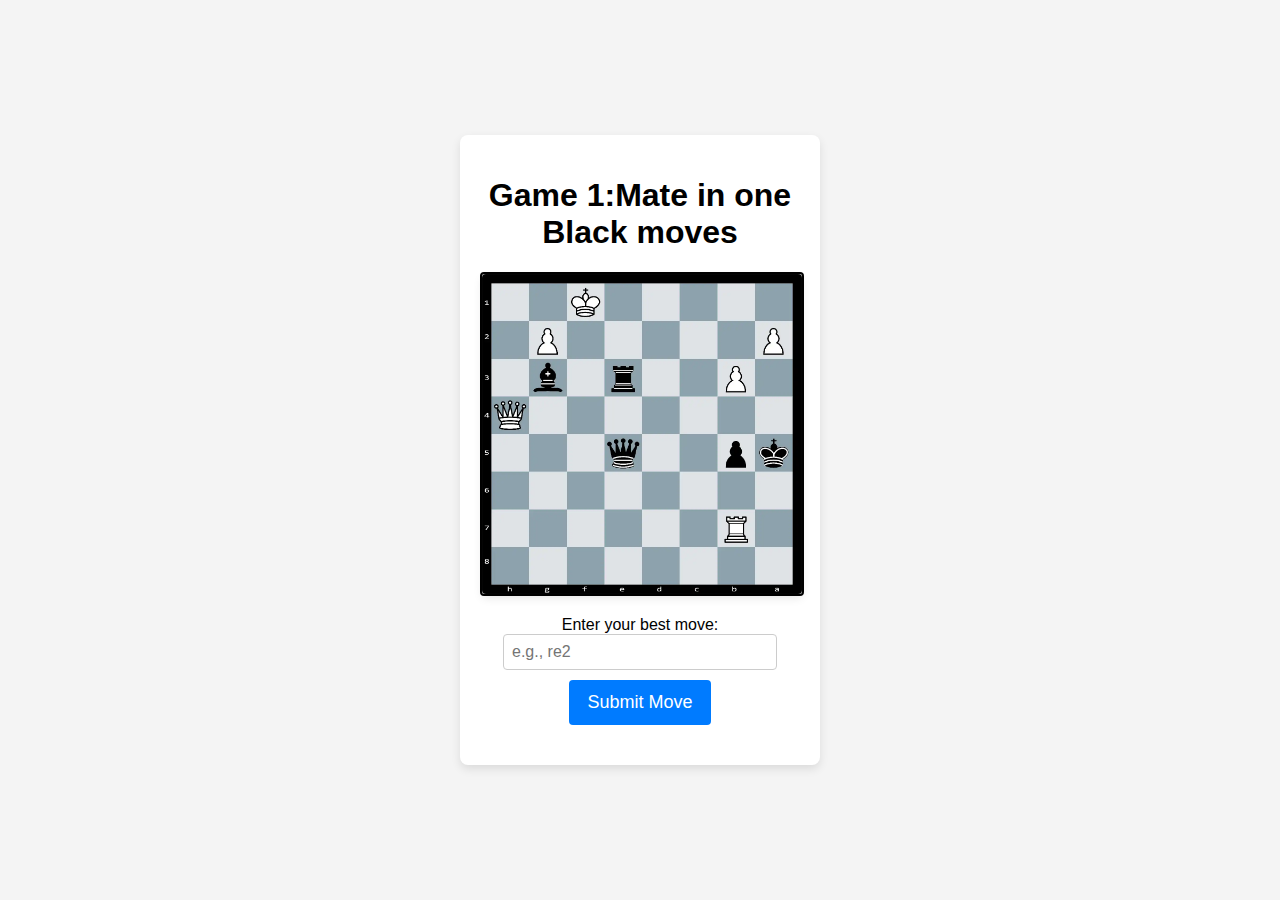
<file: index.html>
<!DOCTYPE html>
<html lang="en">
<head>
    <meta charset="UTF-8">
    <meta name="viewport" content="width=device-width, initial-scale=1.0">
    <title>Chess Move Game</title>
    <link rel="stylesheet" href="styles.css">
</head>
<body>
    <div id="container">
        <h1>Game 1:Mate in one
            Black moves</h1>
        <div id="chess-board">
            <!-- You can use an image or dynamically generate the board here -->
            <img src="chess.png" id = "chess-image">
        </div>
        <div id="input-section">
            <label for="move-input">Enter your best move:</label>
            <input type="text" id="move-input" placeholder="e.g., re2">
            <button id="submit-move">Submit Move</button>
        </div>
        <div id="message"></div>
    </div>
    <script src="script.js"></script>
</body>
</html>
</file>
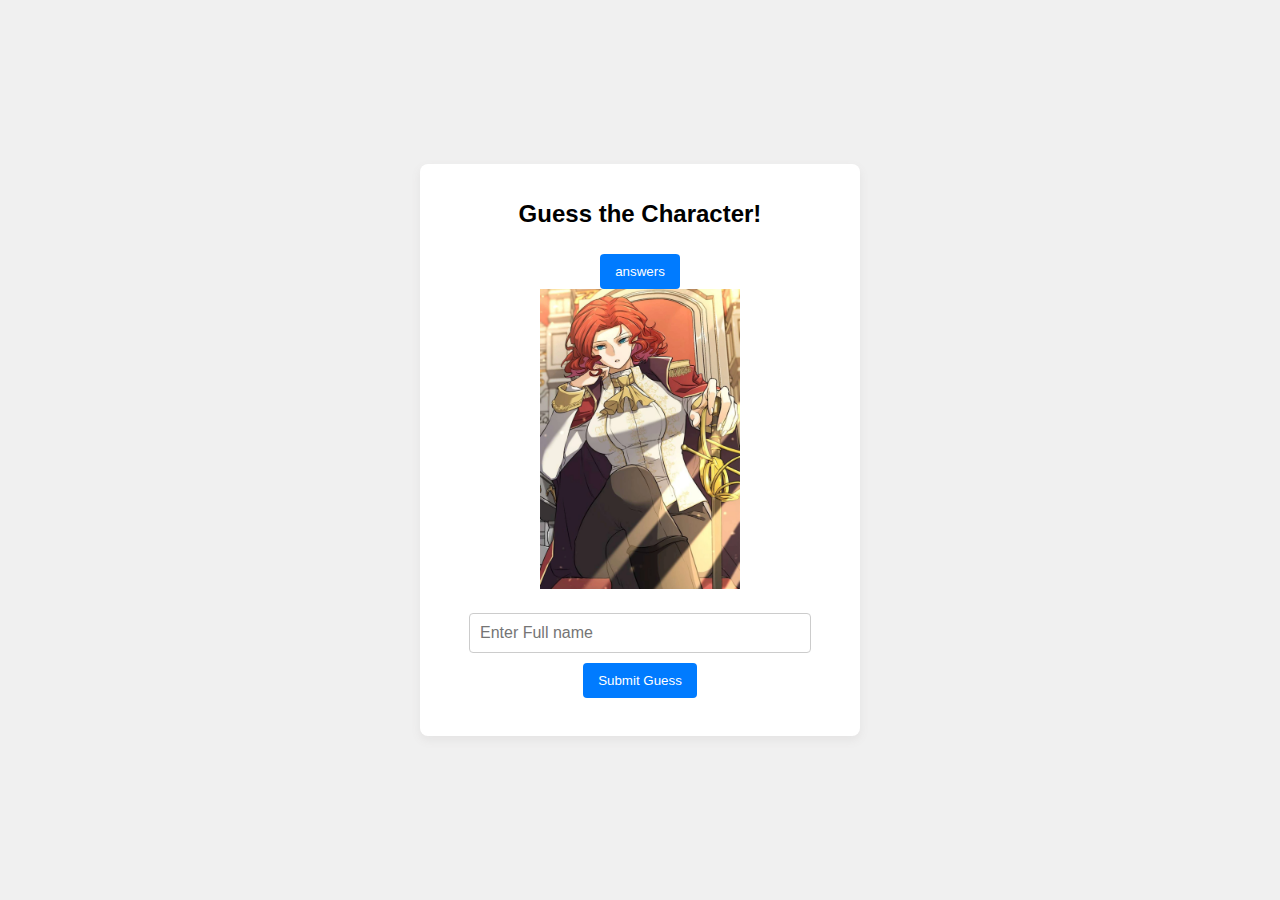
<file: stage2.html>
<!DOCTYPE html>
<html lang="en">
<head>
    <meta charset="UTF-8">
    <meta name="viewport" content="width=device-width, initial-scale=1.0">
    <title>Guess the Character Game</title>
    <link rel="stylesheet" href="styles2.css">
</head>
<body>
    <div id="game-container">
        
        <h1>Guess the Character!</h1>
        <button onclick="answers()">answers</button>
        <div id="character-image-container">
            <img src="" id="character-image" alt="Character Image">
        </div>
        <input type="text" id="guess-input" placeholder="Enter Full name">
        <button id="submit-guess">Submit Guess</button>
        <p id="feedback"></p>
        <button id="next-character" style="display: none;">Next Character</button>
    </div>
    <script src="script2.js"></script>
</body>
</html>
</file>
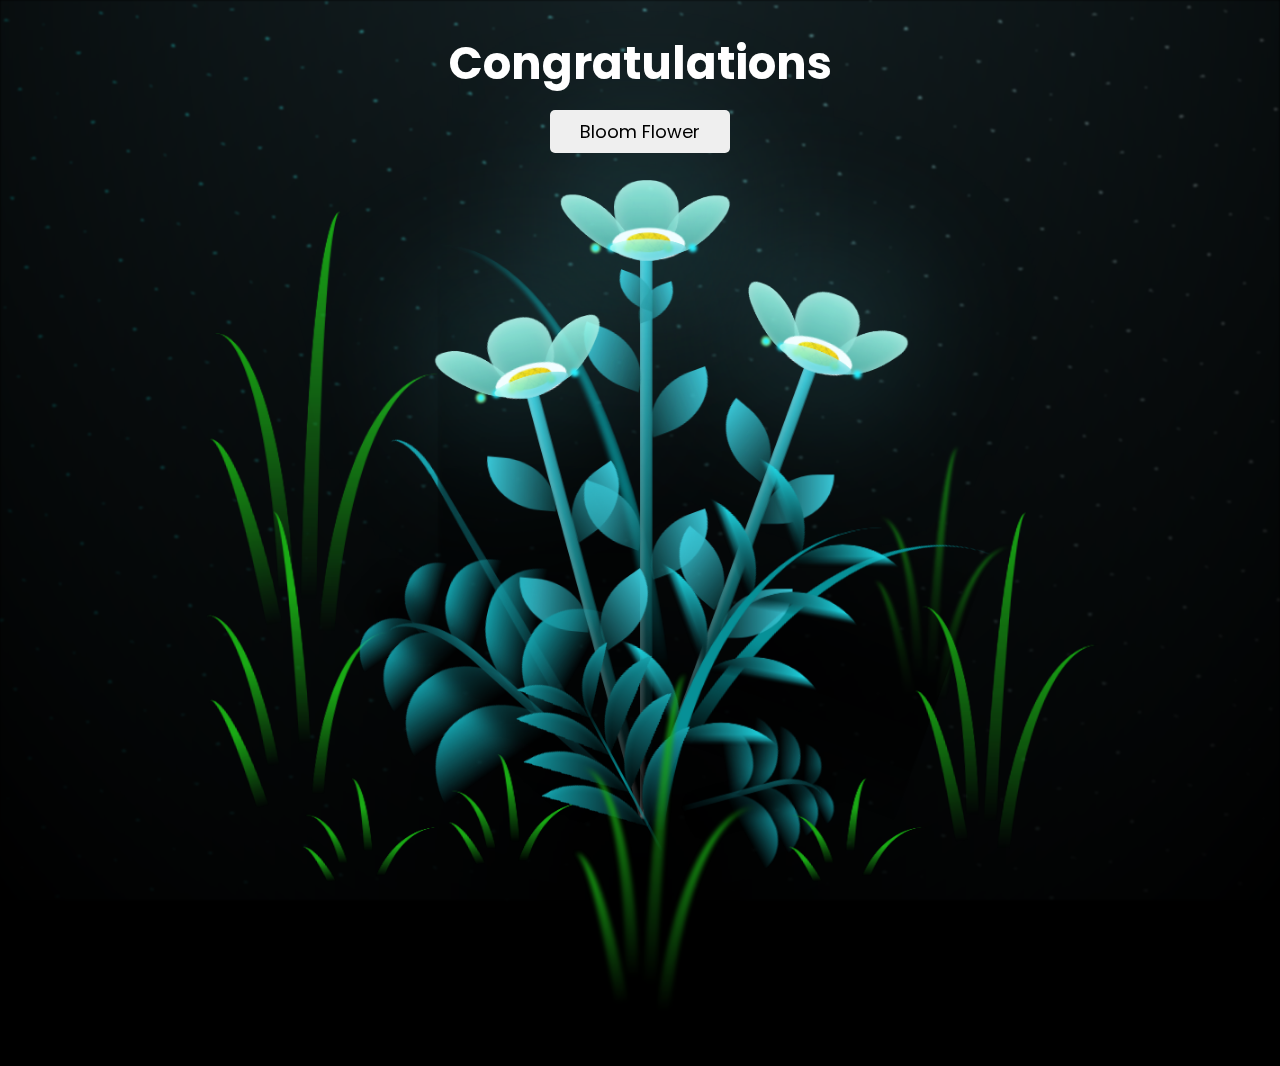
<file: stage3.html>
<!DOCTYPE html>
<html lang="en">
  <head>
    <meta charset="UTF-8" />
    <meta name="viewport" content="width=device-width, initial-scale=1.0" />
    <title>Animated Blooming Flower</title>

    <style>
      @import url('https://fonts.googleapis.com/css2?family=Poppins:wght@500&display=swap');

      *,
      *::after,
      *::before {
        padding: 0;
        margin: 0;
        box-sizing: border-box;
      }

      :root {
        --dark-color: #000;
      }

      body {
        display: flex;
        align-items: flex-end;
        justify-content: center;
        min-height: 100vh;
        background-color: var(--dark-color);
        overflow: hidden;
        perspective: 1000px;
      }
      
      .title {
        position: absolute;
        top: 30px;
        font-size: 45px;
        color: white;
        z-index: 999;
        font-family: 'Poppins', sans-serif;
      }
      
      .reloadBtn {
        position: absolute;
        top: 110px;
        z-index: 999;
        padding: 8px 30px;
        font-size: 18px;
        font-family: 'Poppins', sans-serif;
        border-radius: 5px;
        border: none;
        cursor: pointer;
      }

      .reloadBtn:hover {
        background-color: #eaeaea;
      }
      
      .night {
        position: fixed;
        left: 50%;
        top: 0;
        transform: translateX(-50%);
        width: 100%;
        height: 100%;
        filter: blur(0.1vmin);
        background-image: radial-gradient(
            ellipse at top,
            transparent 0%,
            var(--dark-color)
          ),
          radial-gradient(
            ellipse at bottom,
            var(--dark-color),
            rgba(145, 233, 255, 0.2)
          ),
          repeating-linear-gradient(
            220deg,
            black 0px,
            black 19px,
            transparent 19px,
            transparent 22px
          ),
          repeating-linear-gradient(
            189deg,
            black 0px,
            black 19px,
            transparent 19px,
            transparent 22px
          ),
          repeating-linear-gradient(
            148deg,
            black 0px,
            black 19px,
            transparent 19px,
            transparent 22px
          ),
          linear-gradient(90deg, #00fffa, #f0f0f0);
      }

      .flowers {
        position: relative;
        transform: scale(0.9);
      }

      .flower {
        position: absolute;
        bottom: 10vmin;
        transform-origin: bottom center;
        z-index: 10;
        --fl-speed: 0.8s;
      }
      .flower--1 {
        animation: moving-flower-1 4s linear infinite;
      }
      .flower--1 .flower__line {
        height: 70vmin;
        animation-delay: 0.3s;
      }
      .flower--1 .flower__line__leaf--1 {
        animation: blooming-leaf-right var(--fl-speed) 1.6s backwards;
      }
      .flower--1 .flower__line__leaf--2 {
        animation: blooming-leaf-right var(--fl-speed) 1.4s backwards;
      }
      .flower--1 .flower__line__leaf--3 {
        animation: blooming-leaf-left var(--fl-speed) 1.2s backwards;
      }
      .flower--1 .flower__line__leaf--4 {
        animation: blooming-leaf-left var(--fl-speed) 1s backwards;
      }
      .flower--1 .flower__line__leaf--5 {
        animation: blooming-leaf-right var(--fl-speed) 1.8s backwards;
      }
      .flower--1 .flower__line__leaf--6 {
        animation: blooming-leaf-left var(--fl-speed) 2s backwards;
      }
      .flower--2 {
        left: 50%;
        transform: rotate(20deg);
        animation: moving-flower-2 4s linear infinite;
      }
      .flower--2 .flower__line {
        height: 60vmin;
        animation-delay: 0.6s;
      }
      .flower--2 .flower__line__leaf--1 {
        animation: blooming-leaf-right var(--fl-speed) 1.9s backwards;
      }
      .flower--2 .flower__line__leaf--2 {
        animation: blooming-leaf-right var(--fl-speed) 1.7s backwards;
      }
      .flower--2 .flower__line__leaf--3 {
        animation: blooming-leaf-left var(--fl-speed) 1.5s backwards;
      }
      .flower--2 .flower__line__leaf--4 {
        animation: blooming-leaf-left var(--fl-speed) 1.3s backwards;
      }
      .flower--3 {
        left: 50%;
        transform: rotate(-15deg);
        animation: moving-flower-3 4s linear infinite;
      }
      .flower--3 .flower__line {
        animation-delay: 0.9s;
      }
      .flower--3 .flower__line__leaf--1 {
        animation: blooming-leaf-right var(--fl-speed) 2.5s backwards;
      }
      .flower--3 .flower__line__leaf--2 {
        animation: blooming-leaf-right var(--fl-speed) 2.3s backwards;
      }
      .flower--3 .flower__line__leaf--3 {
        animation: blooming-leaf-left var(--fl-speed) 2.1s backwards;
      }
      .flower--3 .flower__line__leaf--4 {
        animation: blooming-leaf-left var(--fl-speed) 1.9s backwards;
      }
      .flower__leafs {
        position: relative;
        animation: blooming-flower 2s backwards;
      }
      .flower__leafs--1 {
        animation-delay: 1.1s;
      }
      .flower__leafs--2 {
        animation-delay: 1.4s;
      }
      .flower__leafs--3 {
        animation-delay: 1.7s;
      }
      .flower__leafs::after {
        content: "";
        position: absolute;
        left: 0;
        top: 0;
        transform: translate(-50%, -100%);
        width: 8vmin;
        height: 8vmin;
        background-color: #6bf0ff;
        filter: blur(10vmin);
      }
      .flower__leaf {
        position: absolute;
        bottom: 0;
        left: 50%;
        width: 8vmin;
        height: 11vmin;
        border-radius: 51% 49% 47% 53%/44% 45% 55% 69%;
        background-color: #a7ffee;
        background-image: linear-gradient(to top, #54b8aa, #a7ffee);
        transform-origin: bottom center;
        opacity: 0.9;
        box-shadow: inset 0 0 2vmin rgba(255, 255, 255, 0.5);
      }
      .flower__leaf--1 {
        transform: translate(-10%, 1%) rotateY(40deg) rotateX(-50deg);
      }
      .flower__leaf--2 {
        transform: translate(-50%, -4%) rotateX(40deg);
      }
      .flower__leaf--3 {
        transform: translate(-90%, 0%) rotateY(45deg) rotateX(50deg);
      }
      .flower__leaf--4 {
        width: 8vmin;
        height: 8vmin;
        transform-origin: bottom left;
        border-radius: 4vmin 10vmin 4vmin 4vmin;
        transform: translate(0%, 18%) rotateX(70deg) rotate(-43deg);
        background-image: linear-gradient(to top, #39c6d6, #a7ffee);
        z-index: 1;
        opacity: 0.8;
      }
      .flower__white-circle {
        position: absolute;
        left: -3.5vmin;
        top: -3vmin;
        width: 9vmin;
        height: 4vmin;
        border-radius: 50%;
        background-color: #fff;
      }
      .flower__white-circle::after {
        content: "";
        position: absolute;
        left: 50%;
        top: 45%;
        transform: translate(-50%, -50%);
        width: 60%;
        height: 60%;
        border-radius: inherit;
        background-image: repeating-linear-gradient(
            135deg,
            rgba(0, 0, 0, 0.03) 0px,
            rgba(0, 0, 0, 0.03) 1px,
            transparent 1px,
            transparent 12px
          ),
          repeating-linear-gradient(
            45deg,
            rgba(0, 0, 0, 0.03) 0px,
            rgba(0, 0, 0, 0.03) 1px,
            transparent 1px,
            transparent 12px
          ),
          repeating-linear-gradient(
            67.5deg,
            rgba(0, 0, 0, 0.03) 0px,
            rgba(0, 0, 0, 0.03) 1px,
            transparent 1px,
            transparent 12px
          ),
          repeating-linear-gradient(
            135deg,
            rgba(0, 0, 0, 0.03) 0px,
            rgba(0, 0, 0, 0.03) 1px,
            transparent 1px,
            transparent 12px
          ),
          repeating-linear-gradient(
            45deg,
            rgba(0, 0, 0, 0.03) 0px,
            rgba(0, 0, 0, 0.03) 1px,
            transparent 1px,
            transparent 12px
          ),
          repeating-linear-gradient(
            112.5deg,
            rgba(0, 0, 0, 0.03) 0px,
            rgba(0, 0, 0, 0.03) 1px,
            transparent 1px,
            transparent 12px
          ),
          repeating-linear-gradient(
            112.5deg,
            rgba(0, 0, 0, 0.03) 0px,
            rgba(0, 0, 0, 0.03) 1px,
            transparent 1px,
            transparent 12px
          ),
          repeating-linear-gradient(
            45deg,
            rgba(0, 0, 0, 0.03) 0px,
            rgba(0, 0, 0, 0.03) 1px,
            transparent 1px,
            transparent 12px
          ),
          repeating-linear-gradient(
            22.5deg,
            rgba(0, 0, 0, 0.03) 0px,
            rgba(0, 0, 0, 0.03) 1px,
            transparent 1px,
            transparent 12px
          ),
          repeating-linear-gradient(
            45deg,
            rgba(0, 0, 0, 0.03) 0px,
            rgba(0, 0, 0, 0.03) 1px,
            transparent 1px,
            transparent 12px
          ),
          repeating-linear-gradient(
            22.5deg,
            rgba(0, 0, 0, 0.03) 0px,
            rgba(0, 0, 0, 0.03) 1px,
            transparent 1px,
            transparent 12px
          ),
          repeating-linear-gradient(
            135deg,
            rgba(0, 0, 0, 0.03) 0px,
            rgba(0, 0, 0, 0.03) 1px,
            transparent 1px,
            transparent 12px
          ),
          repeating-linear-gradient(
            157.5deg,
            rgba(0, 0, 0, 0.03) 0px,
            rgba(0, 0, 0, 0.03) 1px,
            transparent 1px,
            transparent 12px
          ),
          repeating-linear-gradient(
            67.5deg,
            rgba(0, 0, 0, 0.03) 0px,
            rgba(0, 0, 0, 0.03) 1px,
            transparent 1px,
            transparent 12px
          ),
          repeating-linear-gradient(
            67.5deg,
            rgba(0, 0, 0, 0.03) 0px,
            rgba(0, 0, 0, 0.03) 1px,
            transparent 1px,
            transparent 12px
          ),
          linear-gradient(90deg, #ffeb12, #ffce00);
      }
      .flower__line {
        height: 55vmin;
        width: 1.5vmin;
        background-image: linear-gradient(
            to left,
            rgba(0, 0, 0, 0.2),
            transparent,
            rgba(255, 255, 255, 0.2)
          ),
          linear-gradient(to top, transparent 10%, #14757a, #39c6d6);
        box-shadow: inset 0 0 2px rgba(0, 0, 0, 0.5);
        animation: grow-flower-tree 4s backwards;
      }
      .flower__line__leaf {
        --w: 7vmin;
        --h: calc(var(--w) + 2vmin);
        position: absolute;
        top: 20%;
        left: 90%;
        width: var(--w);
        height: var(--h);
        border-top-right-radius: var(--h);
        border-bottom-left-radius: var(--h);
        background-image: linear-gradient(
          to top,
          rgba(20, 117, 122, 0.4),
          #39c6d6
        );
      }
      .flower__line__leaf--1 {
        transform: rotate(70deg) rotateY(30deg);
      }
      .flower__line__leaf--2 {
        top: 45%;
        transform: rotate(70deg) rotateY(30deg);
      }
      .flower__line__leaf--3,
      .flower__line__leaf--4,
      .flower__line__leaf--6 {
        border-top-right-radius: 0;
        border-bottom-left-radius: 0;
        border-top-left-radius: var(--h);
        border-bottom-right-radius: var(--h);
        left: -460%;
        top: 12%;
        transform: rotate(-70deg) rotateY(30deg);
      }
      .flower__line__leaf--4 {
        top: 40%;
      }
      .flower__line__leaf--5 {
        top: 0;
        transform-origin: left;
        transform: rotate(70deg) rotateY(30deg) scale(0.6);
      }
      .flower__line__leaf--6 {
        top: -2%;
        left: -450%;
        transform-origin: right;
        transform: rotate(-70deg) rotateY(30deg) scale(0.6);
      }
      .flower__light {
        position: absolute;
        bottom: 0vmin;
        width: 1vmin;
        height: 1vmin;
        background-color: #fffb00;
        border-radius: 50%;
        filter: blur(0.2vmin);
        animation: light-ans 4s linear infinite backwards;
      }
      .flower__light:nth-child(odd) {
        background-color: #23f0ff;
      }
      .flower__light--1 {
        left: -2vmin;
        animation-delay: 1s;
      }
      .flower__light--2 {
        left: 3vmin;
        animation-delay: 0.5s;
      }
      .flower__light--3 {
        left: -6vmin;
        animation-delay: 0.3s;
      }
      .flower__light--4 {
        left: 6vmin;
        animation-delay: 0.9s;
      }
      .flower__light--5 {
        left: -1vmin;
        animation-delay: 1.5s;
      }
      .flower__light--6 {
        left: -4vmin;
        animation-delay: 3s;
      }
      .flower__light--7 {
        left: 3vmin;
        animation-delay: 2s;
      }
      .flower__light--8 {
        left: -6vmin;
        animation-delay: 3.5s;
      }
      .flower__grass {
        --c: #159faa;
        --line-w: 1.5vmin;
        position: absolute;
        bottom: 12vmin;
        left: -7vmin;
        display: flex;
        flex-direction: column;
        align-items: flex-end;
        z-index: 20;
        transform-origin: bottom center;
        transform: rotate(-48deg) rotateY(40deg);
      }
      .flower__grass--1 {
        animation: moving-grass 2s linear infinite;
      }
      .flower__grass--2 {
        left: 2vmin;
        bottom: 10vmin;
        transform: scale(0.5) rotate(75deg) rotateX(10deg) rotateY(-200deg);
        opacity: 0.8;
        z-index: 0;
        animation: moving-grass--2 1.5s linear infinite;
      }
      .flower__grass--top {
        width: 7vmin;
        height: 10vmin;
        border-top-right-radius: 100%;
        border-right: var(--line-w) solid var(--c);
        transform-origin: bottom center;
        transform: rotate(-2deg);
      }
      .flower__grass--bottom {
        margin-top: -2px;
        width: var(--line-w);
        height: 25vmin;
        background-image: linear-gradient(to top, transparent, var(--c));
      }
      .flower__grass__leaf {
        --size: 10vmin;
        position: absolute;
        width: calc(var(--size) * 2.1);
        height: var(--size);
        border-top-left-radius: var(--size);
        border-top-right-radius: var(--size);
        background-image: linear-gradient(
          to top,
          transparent,
          transparent 30%,
          var(--c)
        );
        z-index: 100;
      }
      .flower__grass__leaf--1 {
        top: -6%;
        left: 30%;
        --size: 6vmin;
        transform: rotate(-20deg);
        animation: growing-grass-ans--1 2s 2.6s backwards;
      }
      @keyframes growing-grass-ans--1 {
        0% {
          transform-origin: bottom left;
          transform: rotate(-20deg) scale(0);
        }
      }
      .flower__grass__leaf--2 {
        top: -5%;
        left: -110%;
        --size: 6vmin;
        transform: rotate(10deg);
        animation: growing-grass-ans--2 2s 2.4s linear backwards;
      }
      @keyframes growing-grass-ans--2 {
        0% {
          transform-origin: bottom right;
          transform: rotate(10deg) scale(0);
        }
      }
      .flower__grass__leaf--3 {
        top: 5%;
        left: 60%;
        --size: 8vmin;
        transform: rotate(-18deg) rotateX(-20deg);
        animation: growing-grass-ans--3 2s 2.2s linear backwards;
      }
      @keyframes growing-grass-ans--3 {
        0% {
          transform-origin: bottom left;
          transform: rotate(-18deg) rotateX(-20deg) scale(0);
        }
      }
      .flower__grass__leaf--4 {
        top: 6%;
        left: -135%;
        --size: 8vmin;
        transform: rotate(2deg);
        animation: growing-grass-ans--4 2s 2s linear backwards;
      }
      @keyframes growing-grass-ans--4 {
        0% {
          transform-origin: bottom right;
          transform: rotate(2deg) scale(0);
        }
      }
      .flower__grass__leaf--5 {
        top: 20%;
        left: 60%;
        --size: 10vmin;
        transform: rotate(-24deg) rotateX(-20deg);
        animation: growing-grass-ans--5 2s 1.8s linear backwards;
      }
      @keyframes growing-grass-ans--5 {
        0% {
          transform-origin: bottom left;
          transform: rotate(-24deg) rotateX(-20deg) scale(0);
        }
      }
      .flower__grass__leaf--6 {
        top: 22%;
        left: -180%;
        --size: 10vmin;
        transform: rotate(10deg);
        animation: growing-grass-ans--6 2s 1.6s linear backwards;
      }
      @keyframes growing-grass-ans--6 {
        0% {
          transform-origin: bottom right;
          transform: rotate(10deg) scale(0);
        }
      }
      .flower__grass__leaf--7 {
        top: 39%;
        left: 70%;
        --size: 10vmin;
        transform: rotate(-10deg);
        animation: growing-grass-ans--7 2s 1.4s linear backwards;
      }
      @keyframes growing-grass-ans--7 {
        0% {
          transform-origin: bottom left;
          transform: rotate(-10deg) scale(0);
        }
      }
      .flower__grass__leaf--8 {
        top: 40%;
        left: -215%;
        --size: 11vmin;
        transform: rotate(10deg);
        animation: growing-grass-ans--8 2s 1.2s linear backwards;
      }
      @keyframes growing-grass-ans--8 {
        0% {
          transform-origin: bottom right;
          transform: rotate(10deg) scale(0);
        }
      }
      .flower__grass__overlay {
        position: absolute;
        top: -10%;
        right: 0%;
        width: 100%;
        height: 100%;
        background-color: rgba(0, 0, 0, 0.6);
        filter: blur(1.5vmin);
        z-index: 100;
      }
      .flower__g-long {
        --w: 2vmin;
        --h: 6vmin;
        --c: #159faa;
        position: absolute;
        bottom: 10vmin;
        left: -3vmin;
        transform-origin: bottom center;
        transform: rotate(-30deg) rotateY(-20deg);
        display: flex;
        flex-direction: column;
        align-items: flex-end;
        animation: flower-g-long-ans 3s linear infinite;
      }
      @keyframes flower-g-long-ans {
        0%,
        100% {
          transform: rotate(-30deg) rotateY(-20deg);
        }
        50% {
          transform: rotate(-32deg) rotateY(-20deg);
        }
      }
      .flower__g-long__top {
        top: calc(var(--h) * -1);
        width: calc(var(--w) + 1vmin);
        height: var(--h);
        border-top-right-radius: 100%;
        border-right: 0.7vmin solid var(--c);
        transform: translate(-0.7vmin, 1vmin);
      }
      .flower__g-long__bottom {
        width: var(--w);
        height: 50vmin;
        transform-origin: bottom center;
        background-image: linear-gradient(to top, transparent 30%, var(--c));
        box-shadow: inset 0 0 2px rgba(0, 0, 0, 0.5);
        clip-path: polygon(35% 0, 65% 1%, 100% 100%, 0% 100%);
      }
      .flower__g-right {
        position: absolute;
        bottom: 6vmin;
        left: -2vmin;
        transform-origin: bottom left;
        transform: rotate(20deg);
      }
      .flower__g-right .leaf {
        width: 30vmin;
        height: 50vmin;
        border-top-left-radius: 100%;
        border-left: 2vmin solid #079097;
        background-image: linear-gradient(
          to bottom,
          transparent,
          var(--dark-color) 60%
        );
        -webkit-mask-image: linear-gradient(
          to top,
          transparent 30%,
          #079097 60%
        );
      }
      .flower__g-right--1 {
        animation: flower-g-right-ans 2.5s linear infinite;
      }
      .flower__g-right--2 {
        left: 5vmin;
        transform: rotateY(-180deg);
        animation: flower-g-right-ans--2 3s linear infinite;
      }
      .flower__g-right--2 .leaf {
        height: 75vmin;
        filter: blur(0.3vmin);
        opacity: 0.8;
      }
      @keyframes flower-g-right-ans {
        0%,
        100% {
          transform: rotate(20deg);
        }
        50% {
          transform: rotate(24deg) rotateX(-20deg);
        }
      }
      @keyframes flower-g-right-ans--2 {
        0%,
        100% {
          transform: rotateY(-180deg) rotate(0deg) rotateX(-20deg);
        }
        50% {
          transform: rotateY(-180deg) rotate(6deg) rotateX(-20deg);
        }
      }
      .flower__g-front {
        position: absolute;
        bottom: 6vmin;
        left: 2.5vmin;
        z-index: 100;
        transform-origin: bottom center;
        transform: rotate(-28deg) rotateY(30deg) scale(1.04);
        animation: flower__g-front-ans 2s linear infinite;
      }
      @keyframes flower__g-front-ans {
        0%,
        100% {
          transform: rotate(-28deg) rotateY(30deg) scale(1.04);
        }
        50% {
          transform: rotate(-35deg) rotateY(40deg) scale(1.04);
        }
      }
      .flower__g-front__line {
        width: 0.3vmin;
        height: 20vmin;
        background-image: linear-gradient(
          to top,
          transparent,
          #079097,
          transparent 100%
        );
        position: relative;
      }
      .flower__g-front__leaf-wrapper {
        position: absolute;
        top: 0;
        left: 0;
        transform-origin: bottom left;
        transform: rotate(10deg);
      }
      .flower__g-front__leaf-wrapper:nth-child(even) {
        left: 0vmin;
        transform: rotateY(-180deg) rotate(5deg);
        animation: flower__g-front__leaf-left-ans 1s ease-in backwards;
      }
      .flower__g-front__leaf-wrapper:nth-child(odd) {
        animation: flower__g-front__leaf-ans 1s ease-in backwards;
      }
      .flower__g-front__leaf-wrapper--1 {
        top: -8vmin;
        transform: scale(0.7);
        animation: flower__g-front__leaf-ans 1s 5.5s ease-in backwards !important;
      }
      .flower__g-front__leaf-wrapper--2 {
        top: -8vmin;
        transform: rotateY(-180deg) scale(0.7) !important;
        animation: flower__g-front__leaf-left-ans-2 1s 4.6s ease-in backwards !important;
      }
      .flower__g-front__leaf-wrapper--3 {
        top: -3vmin;
        animation: flower__g-front__leaf-ans 1s 4.6s ease-in backwards;
      }
      .flower__g-front__leaf-wrapper--4 {
        top: -3vmin;
        transform: rotateY(-180deg) scale(0.9) !important;
        animation: flower__g-front__leaf-left-ans-2 1s 4.6s ease-in backwards !important;
      }
      @keyframes flower__g-front__leaf-left-ans-2 {
        0% {
          transform: rotateY(-180deg) scale(0);
        }
      }
      .flower__g-front__leaf-wrapper--5,
      .flower__g-front__leaf-wrapper--6 {
        top: 2vmin;
      }
      .flower__g-front__leaf-wrapper--7,
      .flower__g-front__leaf-wrapper--8 {
        top: 6.5vmin;
      }
      .flower__g-front__leaf-wrapper--2 {
        animation-delay: 5.2s !important;
      }
      .flower__g-front__leaf-wrapper--3 {
        animation-delay: 4.9s !important;
      }
      .flower__g-front__leaf-wrapper--5 {
        animation-delay: 4.3s !important;
      }
      .flower__g-front__leaf-wrapper--6 {
        animation-delay: 4.1s !important;
      }
      .flower__g-front__leaf-wrapper--7 {
        animation-delay: 3.8s !important;
      }
      .flower__g-front__leaf-wrapper--8 {
        animation-delay: 3.5s !important;
      }
      @keyframes flower__g-front__leaf-ans {
        0% {
          transform: rotate(10deg) scale(0);
        }
      }
      @keyframes flower__g-front__leaf-left-ans {
        0% {
          transform: rotateY(-180deg) rotate(5deg) scale(0);
        }
      }
      .flower__g-front__leaf {
        width: 10vmin;
        height: 10vmin;
        border-radius: 100% 0% 0% 100%/100% 100% 0% 0%;
        box-shadow: inset 0 2px 1vmin rgba(44, 238, 252, 0.2);
        background-image: linear-gradient(
            to bottom left,
            transparent,
            var(--dark-color)
          ),
          linear-gradient(
            to bottom right,
            #159faa 50%,
            transparent 50%,
            transparent
          );
        -webkit-mask-image: linear-gradient(
          to bottom right,
          #159faa 50%,
          transparent 50%,
          transparent
        );
        mask-image: linear-gradient(
          to bottom right,
          #159faa 50%,
          transparent 50%,
          transparent
        );
      }
      .flower__g-fr {
        position: absolute;
        bottom: -4vmin;
        left: vmin;
        transform-origin: bottom left;
        z-index: 10;
        animation: flower__g-fr-ans 2s linear infinite;
      }
      @keyframes flower__g-fr-ans {
        0%,
        100% {
          transform: rotate(2deg);
        }
        50% {
          transform: rotate(4deg);
        }
      }
      .flower__g-fr .leaf {
        width: 30vmin;
        height: 50vmin;
        border-top-left-radius: 100%;
        border-left: 2vmin solid #079097;
        -webkit-mask-image: linear-gradient(
          to top,
          transparent 25%,
          #079097 50%
        );
        position: relative;
        z-index: 1;
      }
      .flower__g-fr__leaf {
        position: absolute;
        top: 0;
        left: 0;
        width: 10vmin;
        height: 10vmin;
        border-radius: 100% 0% 0% 100%/100% 100% 0% 0%;
        box-shadow: inset 0 2px 1vmin rgba(44, 238, 252, 0.2);
        background-image: linear-gradient(
            to bottom left,
            transparent,
            var(--dark-color) 98%
          ),
          linear-gradient(
            to bottom right,
            #23f0ff 45%,
            transparent 50%,
            transparent
          );
        -webkit-mask-image: linear-gradient(
          135deg,
          #159faa 40%,
          transparent 50%,
          transparent
        );
      }
      .flower__g-fr__leaf--1 {
        left: 20vmin;
        transform: rotate(45deg);
        animation: flower__g-fr-leaft-ans-1 0.5s 5.2s linear backwards;
      }
      @keyframes flower__g-fr-leaft-ans-1 {
        0% {
          transform-origin: left;
          transform: rotate(45deg) scale(0);
        }
      }
      .flower__g-fr__leaf--2 {
        left: 12vmin;
        top: -7vmin;
        transform: rotate(25deg) rotateY(-180deg);
        animation: flower__g-fr-leaft-ans-6 0.5s 5s linear backwards;
      }
      .flower__g-fr__leaf--3 {
        left: 15vmin;
        top: 6vmin;
        transform: rotate(55deg);
        animation: flower__g-fr-leaft-ans-5 0.5s 4.8s linear backwards;
      }
      .flower__g-fr__leaf--4 {
        left: 6vmin;
        top: -2vmin;
        transform: rotate(25deg) rotateY(-180deg);
        animation: flower__g-fr-leaft-ans-6 0.5s 4.6s linear backwards;
      }
      .flower__g-fr__leaf--5 {
        left: 10vmin;
        top: 14vmin;
        transform: rotate(55deg);
        animation: flower__g-fr-leaft-ans-5 0.5s 4.4s linear backwards;
      }
      @keyframes flower__g-fr-leaft-ans-5 {
        0% {
          transform-origin: left;
          transform: rotate(55deg) scale(0);
        }
      }
      .flower__g-fr__leaf--6 {
        left: 0vmin;
        top: 6vmin;
        transform: rotate(25deg) rotateY(-180deg);
        animation: flower__g-fr-leaft-ans-6 0.5s 4.2s linear backwards;
      }
      @keyframes flower__g-fr-leaft-ans-6 {
        0% {
          transform-origin: right;
          transform: rotate(25deg) rotateY(-180deg) scale(0);
        }
      }
      .flower__g-fr__leaf--7 {
        left: 5vmin;
        top: 22vmin;
        transform: rotate(45deg);
        animation: flower__g-fr-leaft-ans-7 0.5s 4s linear backwards;
      }
      @keyframes flower__g-fr-leaft-ans-7 {
        0% {
          transform-origin: left;
          transform: rotate(45deg) scale(0);
        }
      }
      .flower__g-fr__leaf--8 {
        left: -4vmin;
        top: 15vmin;
        transform: rotate(15deg) rotateY(-180deg);
        animation: flower__g-fr-leaft-ans-8 0.5s 3.8s linear backwards;
      }
      @keyframes flower__g-fr-leaft-ans-8 {
        0% {
          transform-origin: right;
          transform: rotate(15deg) rotateY(-180deg) scale(0);
        }
      }

      .long-g {
        position: absolute;
        bottom: 25vmin;
        left: -42vmin;
        transform-origin: bottom left;
      }
      .long-g--1 {
        bottom: 0vmin;
        transform: scale(0.8) rotate(-5deg);
      }
      .long-g--1 .leaf {
        -webkit-mask-image: linear-gradient(
          to top,
          transparent 40%,
          #079097 80%
        ) !important;
      }
      .long-g--1 .leaf--1 {
        --w: 5vmin;
        --h: 60vmin;
        left: -2vmin;
        transform: rotate(3deg) rotateY(-180deg);
      }
      .long-g--2,
      .long-g--3 {
        bottom: -3vmin;
        left: -35vmin;
        transform-origin: center;
        transform: scale(0.6) rotateX(60deg);
      }
      .long-g--2 .leaf,
      .long-g--3 .leaf {
        -webkit-mask-image: linear-gradient(
          to top,
          transparent 50%,
          #079097 80%
        ) !important;
      }
      .long-g--2 .leaf--1,
      .long-g--3 .leaf--1 {
        left: -1vmin;
        transform: rotateY(-180deg);
      }
      .long-g--3 {
        left: -17vmin;
        bottom: 0vmin;
      }
      .long-g--3 .leaf {
        -webkit-mask-image: linear-gradient(
          to top,
          transparent 40%,
          #079097 80%
        ) !important;
      }
      .long-g--4 {
        left: 25vmin;
        bottom: -3vmin;
        transform-origin: center;
        transform: scale(0.6) rotateX(60deg);
      }
      .long-g--4 .leaf {
        -webkit-mask-image: linear-gradient(
          to top,
          transparent 50%,
          #079097 80%
        ) !important;
      }
      .long-g--5 {
        left: 42vmin;
        bottom: 0vmin;
        transform: scale(0.8) rotate(2deg);
      }
      .long-g--6 {
        left: 0vmin;
        bottom: -20vmin;
        z-index: 100;
        filter: blur(0.3vmin);
        transform: scale(0.8) rotate(2deg);
      }
      .long-g--7 {
        left: 35vmin;
        bottom: 20vmin;
        z-index: -1;
        filter: blur(0.3vmin);
        transform: scale(0.6) rotate(2deg);
        opacity: 0.7;
      }
      .long-g .leaf {
        --w: 15vmin;
        --h: 40vmin;
        --c: #1aaa15;
        position: absolute;
        bottom: 0;
        width: var(--w);
        height: var(--h);
        border-top-left-radius: 100%;
        border-left: 2vmin solid var(--c);
        -webkit-mask-image: linear-gradient(
          to top,
          transparent 20%,
          var(--dark-color)
        );
        transform-origin: bottom center;
      }
      .long-g .leaf--0 {
        left: 2vmin;
        animation: leaf-ans-1 4s linear infinite;
      }
      .long-g .leaf--1 {
        --w: 5vmin;
        --h: 60vmin;
        animation: leaf-ans-1 4s linear infinite;
      }
      .long-g .leaf--2 {
        --w: 10vmin;
        --h: 40vmin;
        left: -0.5vmin;
        bottom: 5vmin;
        transform-origin: bottom left;
        transform: rotateY(-180deg);
        animation: leaf-ans-2 3s linear infinite;
      }
      .long-g .leaf--3 {
        --w: 5vmin;
        --h: 30vmin;
        left: -1vmin;
        bottom: 3.2vmin;
        transform-origin: bottom left;
        transform: rotate(-10deg) rotateY(-180deg);
        animation: leaf-ans-3 3s linear infinite;
      }

      @keyframes leaf-ans-1 {
        0%,
        100% {
          transform: rotate(-5deg) scale(1);
        }
        50% {
          transform: rotate(5deg) scale(1.1);
        }
      }
      @keyframes leaf-ans-2 {
        0%,
        100% {
          transform: rotateY(-180deg) rotate(5deg);
        }
        50% {
          transform: rotateY(-180deg) rotate(0deg) scale(1.1);
        }
      }
      @keyframes leaf-ans-3 {
        0%,
        100% {
          transform: rotate(-10deg) rotateY(-180deg);
        }
        50% {
          transform: rotate(-20deg) rotateY(-180deg);
        }
      }
      .grow-ans {
        animation: grow-ans 2s var(--d) backwards;
      }

      @keyframes grow-ans {
        0% {
          transform: scale(0);
          opacity: 0;
        }
      }
      @keyframes light-ans {
        0% {
          opacity: 0;
          transform: translateY(0vmin);
        }
        25% {
          opacity: 1;
          transform: translateY(-5vmin) translateX(-2vmin);
        }
        50% {
          opacity: 1;
          transform: translateY(-15vmin) translateX(2vmin);
          filter: blur(0.2vmin);
        }
        75% {
          transform: translateY(-20vmin) translateX(-2vmin);
          filter: blur(0.2vmin);
        }
        100% {
          transform: translateY(-30vmin);
          opacity: 0;
          filter: blur(1vmin);
        }
      }
      @keyframes moving-flower-1 {
        0%,
        100% {
          transform: rotate(2deg);
        }
        50% {
          transform: rotate(-2deg);
        }
      }
      @keyframes moving-flower-2 {
        0%,
        100% {
          transform: rotate(18deg);
        }
        50% {
          transform: rotate(14deg);
        }
      }
      @keyframes moving-flower-3 {
        0%,
        100% {
          transform: rotate(-18deg);
        }
        50% {
          transform: rotate(-20deg) rotateY(-10deg);
        }
      }
      @keyframes blooming-leaf-right {
        0% {
          transform-origin: left;
          transform: rotate(70deg) rotateY(30deg) scale(0);
        }
      }
      @keyframes blooming-leaf-left {
        0% {
          transform-origin: right;
          transform: rotate(-70deg) rotateY(30deg) scale(0);
        }
      }
      @keyframes grow-flower-tree {
        0% {
          height: 0;
          border-radius: 1vmin;
        }
      }
      @keyframes blooming-flower {
        0% {
          transform: scale(0);
        }
      }
      @keyframes moving-grass {
        0%,
        100% {
          transform: rotate(-48deg) rotateY(40deg);
        }
        50% {
          transform: rotate(-50deg) rotateY(40deg);
        }
      }
      @keyframes moving-grass--2 {
        0%,
        100% {
          transform: scale(0.5) rotate(75deg) rotateX(10deg) rotateY(-200deg);
        }
        50% {
          transform: scale(0.5) rotate(79deg) rotateX(10deg) rotateY(-200deg);
        }
      }
      .growing-grass {
        animation: growing-grass-ans 1s 2s backwards;
      }

      @keyframes growing-grass-ans {
        0% {
          transform: scale(0);
        }
      }
      .not-loaded * {
        animation-play-state: paused !important;
      }
    </style>
  </head>

  <body class="not-loaded">
    <h1 class="title">Congratulations</h1>
    <button class="reloadBtn" onclick="bloomFlower()">Bloom Flower</button>
    <div class="night"></div>
    <div class="flowers">
      <div class="flower flower--1">
        <div class="flower__leafs flower__leafs--1">
          <div class="flower__leaf flower__leaf--1"></div>
          <div class="flower__leaf flower__leaf--2"></div>
          <div class="flower__leaf flower__leaf--3"></div>
          <div class="flower__leaf flower__leaf--4"></div>
          <div class="flower__white-circle"></div>

          <div class="flower__light flower__light--1"></div>
          <div class="flower__light flower__light--2"></div>
          <div class="flower__light flower__light--3"></div>
          <div class="flower__light flower__light--4"></div>
          <div class="flower__light flower__light--5"></div>
          <div class="flower__light flower__light--6"></div>
          <div class="flower__light flower__light--7"></div>
          <div class="flower__light flower__light--8"></div>
        </div>
        <div class="flower__line">
          <div class="flower__line__leaf flower__line__leaf--1"></div>
          <div class="flower__line__leaf flower__line__leaf--2"></div>
          <div class="flower__line__leaf flower__line__leaf--3"></div>
          <div class="flower__line__leaf flower__line__leaf--4"></div>
          <div class="flower__line__leaf flower__line__leaf--5"></div>
          <div class="flower__line__leaf flower__line__leaf--6"></div>
        </div>
      </div>

      <div class="flower flower--2">
        <div class="flower__leafs flower__leafs--2">
          <div class="flower__leaf flower__leaf--1"></div>
          <div class="flower__leaf flower__leaf--2"></div>
          <div class="flower__leaf flower__leaf--3"></div>
          <div class="flower__leaf flower__leaf--4"></div>
          <div class="flower__white-circle"></div>

          <div class="flower__light flower__light--1"></div>
          <div class="flower__light flower__light--2"></div>
          <div class="flower__light flower__light--3"></div>
          <div class="flower__light flower__light--4"></div>
          <div class="flower__light flower__light--5"></div>
          <div class="flower__light flower__light--6"></div>
          <div class="flower__light flower__light--7"></div>
          <div class="flower__light flower__light--8"></div>
        </div>
        <div class="flower__line">
          <div class="flower__line__leaf flower__line__leaf--1"></div>
          <div class="flower__line__leaf flower__line__leaf--2"></div>
          <div class="flower__line__leaf flower__line__leaf--3"></div>
          <div class="flower__line__leaf flower__line__leaf--4"></div>
        </div>
      </div>

      <div class="flower flower--3">
        <div class="flower__leafs flower__leafs--3">
          <div class="flower__leaf flower__leaf--1"></div>
          <div class="flower__leaf flower__leaf--2"></div>
          <div class="flower__leaf flower__leaf--3"></div>
          <div class="flower__leaf flower__leaf--4"></div>
          <div class="flower__white-circle"></div>

          <div class="flower__light flower__light--1"></div>
          <div class="flower__light flower__light--2"></div>
          <div class="flower__light flower__light--3"></div>
          <div class="flower__light flower__light--4"></div>
          <div class="flower__light flower__light--5"></div>
          <div class="flower__light flower__light--6"></div>
          <div class="flower__light flower__light--7"></div>
          <div class="flower__light flower__light--8"></div>
        </div>
        <div class="flower__line">
          <div class="flower__line__leaf flower__line__leaf--1"></div>
          <div class="flower__line__leaf flower__line__leaf--2"></div>
          <div class="flower__line__leaf flower__line__leaf--3"></div>
          <div class="flower__line__leaf flower__line__leaf--4"></div>
        </div>
      </div>

      <div class="grow-ans" style="--d: 1.2s">
        <div class="flower__g-long">
          <div class="flower__g-long__top"></div>
          <div class="flower__g-long__bottom"></div>
        </div>
      </div>

      <div class="growing-grass">
        <div class="flower__grass flower__grass--1">
          <div class="flower__grass--top"></div>
          <div class="flower__grass--bottom"></div>
          <div class="flower__grass__leaf flower__grass__leaf--1"></div>
          <div class="flower__grass__leaf flower__grass__leaf--2"></div>
          <div class="flower__grass__leaf flower__grass__leaf--3"></div>
          <div class="flower__grass__leaf flower__grass__leaf--4"></div>
          <div class="flower__grass__leaf flower__grass__leaf--5"></div>
          <div class="flower__grass__leaf flower__grass__leaf--6"></div>
          <div class="flower__grass__leaf flower__grass__leaf--7"></div>
          <div class="flower__grass__leaf flower__grass__leaf--8"></div>
          <div class="flower__grass__overlay"></div>
        </div>
      </div>

      <div class="growing-grass">
        <div class="flower__grass flower__grass--2">
          <div class="flower__grass--top"></div>
          <div class="flower__grass--bottom"></div>
          <div class="flower__grass__leaf flower__grass__leaf--1"></div>
          <div class="flower__grass__leaf flower__grass__leaf--2"></div>
          <div class="flower__grass__leaf flower__grass__leaf--3"></div>
          <div class="flower__grass__leaf flower__grass__leaf--4"></div>
          <div class="flower__grass__leaf flower__grass__leaf--5"></div>
          <div class="flower__grass__leaf flower__grass__leaf--6"></div>
          <div class="flower__grass__leaf flower__grass__leaf--7"></div>
          <div class="flower__grass__leaf flower__grass__leaf--8"></div>
          <div class="flower__grass__overlay"></div>
        </div>
      </div>

      <div class="grow-ans" style="--d: 2.4s">
        <div class="flower__g-right flower__g-right--1">
          <div class="leaf"></div>
        </div>
      </div>

      <div class="grow-ans" style="--d: 2.8s">
        <div class="flower__g-right flower__g-right--2">
          <div class="leaf"></div>
        </div>
      </div>

      <div class="grow-ans" style="--d: 2.8s">
        <div class="flower__g-front">
          <div
            class="flower__g-front__leaf-wrapper flower__g-front__leaf-wrapper--1"
          >
            <div class="flower__g-front__leaf"></div>
          </div>
          <div
            class="flower__g-front__leaf-wrapper flower__g-front__leaf-wrapper--2"
          >
            <div class="flower__g-front__leaf"></div>
          </div>
          <div
            class="flower__g-front__leaf-wrapper flower__g-front__leaf-wrapper--3"
          >
            <div class="flower__g-front__leaf"></div>
          </div>
          <div
            class="flower__g-front__leaf-wrapper flower__g-front__leaf-wrapper--4"
          >
            <div class="flower__g-front__leaf"></div>
          </div>
          <div
            class="flower__g-front__leaf-wrapper flower__g-front__leaf-wrapper--5"
          >
            <div class="flower__g-front__leaf"></div>
          </div>
          <div
            class="flower__g-front__leaf-wrapper flower__g-front__leaf-wrapper--6"
          >
            <div class="flower__g-front__leaf"></div>
          </div>
          <div
            class="flower__g-front__leaf-wrapper flower__g-front__leaf-wrapper--7"
          >
            <div class="flower__g-front__leaf"></div>
          </div>
          <div
            class="flower__g-front__leaf-wrapper flower__g-front__leaf-wrapper--8"
          >
            <div class="flower__g-front__leaf"></div>
          </div>
          <div class="flower__g-front__line"></div>
        </div>
      </div>

      <div class="grow-ans" style="--d: 3.2s">
        <div class="flower__g-fr">
          <div class="leaf"></div>
          <div class="flower__g-fr__leaf flower__g-fr__leaf--1"></div>
          <div class="flower__g-fr__leaf flower__g-fr__leaf--2"></div>
          <div class="flower__g-fr__leaf flower__g-fr__leaf--3"></div>
          <div class="flower__g-fr__leaf flower__g-fr__leaf--4"></div>
          <div class="flower__g-fr__leaf flower__g-fr__leaf--5"></div>
          <div class="flower__g-fr__leaf flower__g-fr__leaf--6"></div>
          <div class="flower__g-fr__leaf flower__g-fr__leaf--7"></div>
          <div class="flower__g-fr__leaf flower__g-fr__leaf--8"></div>
        </div>
      </div>

      <div class="long-g long-g--0">
        <div class="grow-ans" style="--d: 3s">
          <div class="leaf leaf--0"></div>
        </div>
        <div class="grow-ans" style="--d: 2.2s">
          <div class="leaf leaf--1"></div>
        </div>
        <div class="grow-ans" style="--d: 3.4s">
          <div class="leaf leaf--2"></div>
        </div>
        <div class="grow-ans" style="--d: 3.6s">
          <div class="leaf leaf--3"></div>
        </div>
      </div>

      <div class="long-g long-g--1">
        <div class="grow-ans" style="--d: 3.6s">
          <div class="leaf leaf--0"></div>
        </div>
        <div class="grow-ans" style="--d: 3.8s">
          <div class="leaf leaf--1"></div>
        </div>
        <div class="grow-ans" style="--d: 4s">
          <div class="leaf leaf--2"></div>
        </div>
        <div class="grow-ans" style="--d: 4.2s">
          <div class="leaf leaf--3"></div>
        </div>
      </div>

      <div class="long-g long-g--2">
        <div class="grow-ans" style="--d: 4s">
          <div class="leaf leaf--0"></div>
        </div>
        <div class="grow-ans" style="--d: 4.2s">
          <div class="leaf leaf--1"></div>
        </div>
        <div class="grow-ans" style="--d: 4.4s">
          <div class="leaf leaf--2"></div>
        </div>
        <div class="grow-ans" style="--d: 4.6s">
          <div class="leaf leaf--3"></div>
        </div>
      </div>

      <div class="long-g long-g--3">
        <div class="grow-ans" style="--d: 4s">
          <div class="leaf leaf--0"></div>
        </div>
        <div class="grow-ans" style="--d: 4.2s">
          <div class="leaf leaf--1"></div>
        </div>
        <div class="grow-ans" style="--d: 3s">
          <div class="leaf leaf--2"></div>
        </div>
        <div class="grow-ans" style="--d: 3.6s">
          <div class="leaf leaf--3"></div>
        </div>
      </div>

      <div class="long-g long-g--4">
        <div class="grow-ans" style="--d: 4s">
          <div class="leaf leaf--0"></div>
        </div>
        <div class="grow-ans" style="--d: 4.2s">
          <div class="leaf leaf--1"></div>
        </div>
        <div class="grow-ans" style="--d: 3s">
          <div class="leaf leaf--2"></div>
        </div>
        <div class="grow-ans" style="--d: 3.6s">
          <div class="leaf leaf--3"></div>
        </div>
      </div>

      <div class="long-g long-g--5">
        <div class="grow-ans" style="--d: 4s">
          <div class="leaf leaf--0"></div>
        </div>
        <div class="grow-ans" style="--d: 4.2s">
          <div class="leaf leaf--1"></div>
        </div>
        <div class="grow-ans" style="--d: 3s">
          <div class="leaf leaf--2"></div>
        </div>
        <div class="grow-ans" style="--d: 3.6s">
          <div class="leaf leaf--3"></div>
        </div>
      </div>

      <div class="long-g long-g--6">
        <div class="grow-ans" style="--d: 4.2s">
          <div class="leaf leaf--0"></div>
        </div>
        <div class="grow-ans" style="--d: 4.4s">
          <div class="leaf leaf--1"></div>
        </div>
        <div class="grow-ans" style="--d: 4.6s">
          <div class="leaf leaf--2"></div>
        </div>
        <div class="grow-ans" style="--d: 4.8s">
          <div class="leaf leaf--3"></div>
        </div>
      </div>

      <div class="long-g long-g--7">
        <div class="grow-ans" style="--d: 3s">
          <div class="leaf leaf--0"></div>
        </div>
        <div class="grow-ans" style="--d: 3.2s">
          <div class="leaf leaf--1"></div>
        </div>
        <div class="grow-ans" style="--d: 3.5s">
          <div class="leaf leaf--2"></div>
        </div>
        <div class="grow-ans" style="--d: 3.6s">
          <div class="leaf leaf--3"></div>
        </div>
      </div>
    </div>

    <script>

      function bloomFlower() {
          if (document.body.classList.contains('not-loaded')) {
              document.body.classList.remove("not-loaded");
              document.querySelector('.reloadBtn').textContent = 'Reload Page';
          } else {
            location.reload();
          }
      }

    </script>
  </body>
</html>
</file>
<file: styles.css>
/* styles.css */

body {
    font-family: Arial, sans-serif;
    margin: 0;
    padding: 0;
    display: flex;
    justify-content: center;
    align-items: center;
    height: 100vh;
    background-color: #f4f4f4; /* Default background */
    transition: background 1s ease-in-out;
}
#next-stage{
    text-decoration: none;
    color: white;
}
#chess-image {
    width: 100%;          /* Ensure the image takes up the full width of the container */         /* Maintain aspect ratio */
    object-fit: cover;    /* Ensure the image covers the container without distortion */
    border-radius: 4px;   /* Optional: Apply rounded corners if desired */
    box-shadow: 0 4px 10px rgba(0, 0, 0, 0.1);  /* Optional: Add a shadow for a 3D effect */
}

#container {
    text-align: center;
    background: #fff;
    padding: 20px;
    border-radius: 8px;
    box-shadow: 0 4px 10px rgba(0, 0, 0, 0.1);
    width: 320px;
    max-height: 90%;
    max-width: 90%;  /* Ensure the container doesn't exceed 90% of the screen */
}

#chess-board {
    margin: 20px 0;
    background-color: #ddd;
    display: flex;
    justify-content: center;
    flex-wrap: wrap;
    align-items: center;
    border: 2px solid #000;
    border-radius: 4px;
    width: 100%;
}

#input-section {
    margin-top: 20px;
}

#move-input {
    padding: 8px;
    font-size: 16px;
    border: 1px solid #ccc;
    border-radius: 4px;
    width: 80%;
    max-width: 300px; /* Limit input width for larger screens */
}

button {
    margin-top: 10px;
    padding: 10px 15px;
    background-color: #007BFF;
    color: #fff;
    border: none;
    border-radius: 4px;
    cursor: pointer;
    font-size: 16px;
}

button:hover {
    background-color: #0056b3;
}

#message {
    margin-top: 20px;
    font-size: 18px;
    font-weight: bold;
}

/* Animation for winning cheer */
@keyframes cheer {
    0% { background-color: #4CAF50; color: #fff; }
    50% { background-color: #8BC34A; color: #000; }
    100% { background-color: #4CAF50; color: #fff; }
}

.win {
    animation: cheer 1s infinite alternate;
    padding: 20px;
    border-radius: 8px;
    font-size: 24px;
    color: #fff;
}

/* Animation for body background */
@keyframes backgroundAnimation {
    0% {
        background-position: 0% 50%;
    }
    50% {
        background-position: 100% 50%;
    }
    100% {
        background-position: 0% 50%;
    }
}

.win-background {
    background: linear-gradient(45deg, #ff6b6b, #f0a500, #48c6ef, #6a11cb);
    background-size: 400% 400%;
    animation: backgroundAnimation 10s ease infinite;
}

/* Responsive Design - Mobile */
@media screen and (max-width: 600px) {
    #container {
        width: 95%; /* Use 95% of the screen width */
        padding: 15px;
    }

    #move-input {
        width: 90%;
        font-size: 14px;
    }

    button {
        width: 100%; /* Full width on smaller screens */
    }

    #message {
        font-size: 16px;
    }
}

/* Responsive Design - Tablet */
@media screen and (max-width: 900px) {
    #container {
        width: 90%; /* Use 90% of the screen width */
        padding: 20px;
    }

    #move-input {
        width: 85%;
    }

    button {
        width: 100%;
    }

    #message {
        font-size: 18px;
    }
}

/* Responsive Design - Large screens (Desktop) */
@media screen and (min-width: 1200px) {
    #move-input {
        width: 80%; /* Set a max width for larger screens */
    }

    button {
        padding: 12px 18px;
        font-size: 18px;
    }
}
</file>
<file: styles2.css>
/* styles2.css */
body {
    font-family: Arial, sans-serif;
    display: flex;
    justify-content: center;
    align-items: center;
    height: 100vh;
    margin: 0;
    background-color: #f0f0f0;
}

#game-container {
    text-align: center;
    background: #fff;
    padding: 20px;
    border-radius: 8px;
    box-shadow: 0 4px 10px rgba(124, 121, 121, 0.1);
    width: 400px;
}

h1 {
    font-size: 24px;
}
#next-stage{
    text-decoration: none;
    color: white;
}
#character-image {
    width: 200px;
    height: 300px;
    object-fit:fill;
    margin-bottom: 20px;
}

input {
    padding: 10px;
    font-size: 16px;
    width: 80%;
    border: 1px solid #ccc;
    border-radius: 4px;
}

button {
    padding: 10px 15px;
    background-color: #007BFF;
    color: #fff;
    border: none;
    border-radius: 4px;
    cursor: pointer;
    margin-top: 10px;
}

button:hover {
    background-color: #0056b3;
}

#feedback {
    margin-top: 10px;
    font-size: 18px;
    font-weight: bold;
}
</file>
